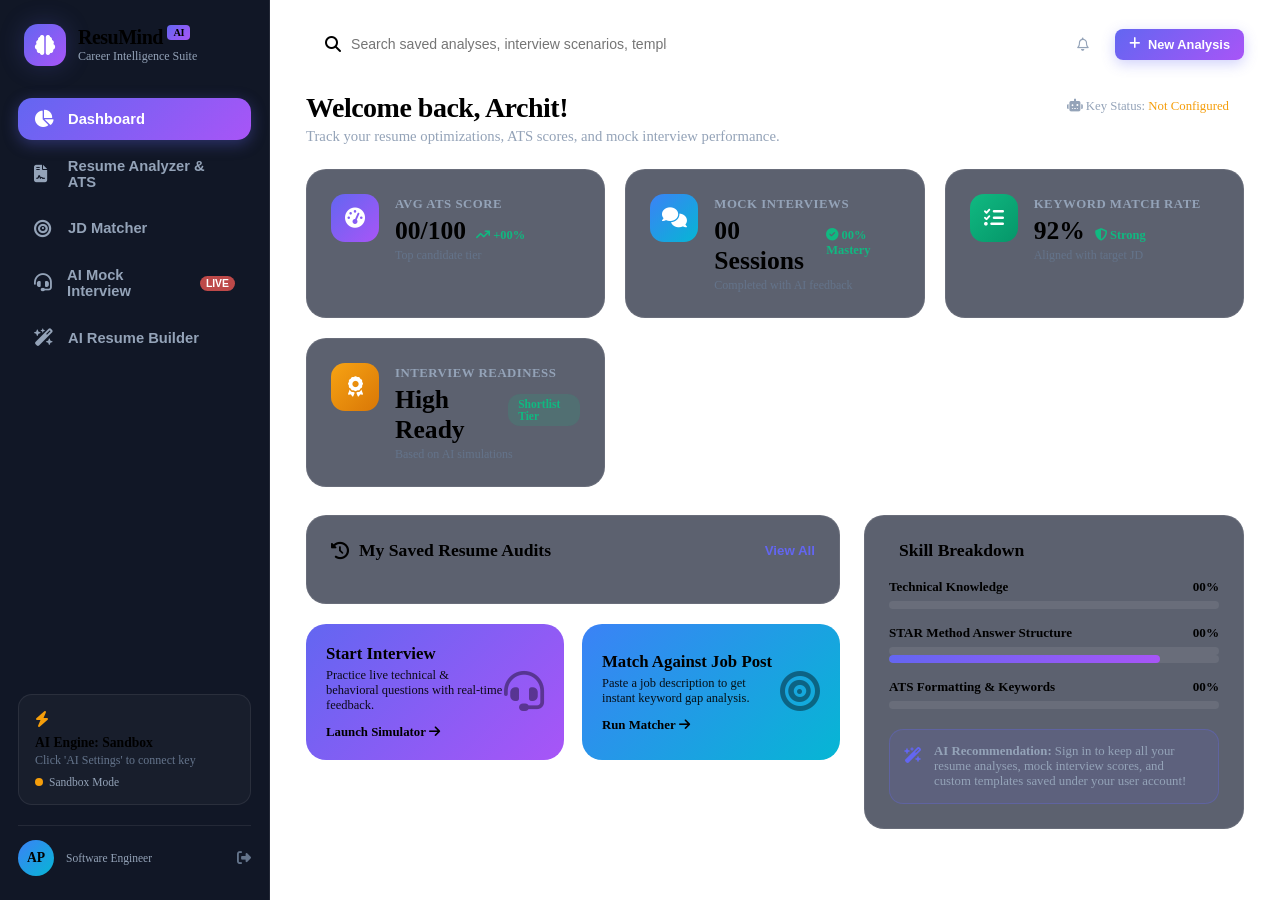
<file: index.html>
<!DOCTYPE html>
<html lang="en">

<head>
  <meta charset="UTF-8">
  <meta name="viewport" content="width=device-width, initial-scale=1.0">
  <title>ResuMind AI | Smart Resume Analyzer & Interview Portal</title>
  <link rel="preconnect" href="https://fonts.googleapis.com">
  <link rel="preconnect" href="https://fonts.gstatic.com" crossorigin>
  <link
    href="https://fonts.googleapis.com/css2?family=Plus+Jakarta+Sans:wght@300;400;500;600;700;800&family=Space+Grotesk:wght@500;700&display=swap"
    rel="stylesheet">
  <link rel="stylesheet" href="https://cdnjs.cloudflare.com/ajax/libs/font-awesome/6.4.0/css/all.min.css">
  <link rel="stylesheet" href="styles.css">
</head>

<body class="light-theme">
  <div class="app-container">
    <!-- Sidebar Navigation -->
    <aside class="sidebar">
      <div class="brand">
        <div class="logo-icon">
          <i class="fa-solid fa-brain"></i>
        </div>
        <div class="brand-text">
          <h2>ResuMind <span class="badge-ai">AI</span></h2>
          <p>Career Intelligence Suite</p>
        </div>
      </div>

      <nav class="nav-menu">
        <button class="nav-item active" data-tab="dashboard">
          <i class="fa-solid fa-chart-pie"></i>
          <span>Dashboard</span>
        </button>
        <button class="nav-item" data-tab="analyzer">
          <i class="fa-solid fa-file-contract"></i>
          <span>Resume Analyzer & ATS</span>
        </button>
        <button class="nav-item" data-tab="jd-match">
          <i class="fa-solid fa-bullseye"></i>
          <span>JD Matcher</span>
        </button>
        <button class="nav-item" data-tab="interview">
          <i class="fa-solid fa-headset"></i>
          <span>AI Mock Interview</span>
          <span class="live-tag">LIVE</span>
        </button>
        <button class="nav-item" data-tab="builder">
          <i class="fa-solid fa-wand-magic-sparkles"></i>
          <span>AI Resume Builder</span>
        </button>
      </nav>

      <div class="sidebar-card">
        <div class="sparkle-icon"><i class="fa-solid fa-bolt"></i></div>
        <h4 id="sidebarAiModelText">ResuMind AI Active</h4>
        <p id="sidebarAiProviderText">Backend AI Engine Connected</p>
        <div class="status-indicator">
          <span class="dot online" id="aiStatusDot"></span> <span id="aiStatusText">AI Online</span>
        </div>
      </div>

      <!-- User Profile Sidebar Footer -->
      <div class="user-profile-sm" id="sidebarUserProfile">
        <div class="avatar" id="sidebarAvatar">AP</div>
        <div class="user-info">
          <span class="name" id="sidebarUserName"></span>
          <span class="role" id="sidebarUserRole">Software Engineer</span>
        </div>
        <button class="btn-icon-xs ms-auto" title="Sign Out" onclick="logoutUser()"><i
            class="fa-solid fa-right-from-bracket"></i></button>
      </div>
    </aside>

    <!-- Main Content Area -->
    <main class="main-content">
      <!-- Top Header -->
      <header class="top-header">
        <div class="header-search">
          <i class="fa-solid fa-magnifying-glass"></i>
          <input type="text" placeholder="Search saved analyses, interview scenarios, templates...">
        </div>
        <div class="header-actions">
          <!-- Auth Header Pill -->
          <div id="authHeaderState"></div>

          <!-- Real AI is configured securely on the backend -->
          <button class="btn-icon" title="Notifications"><i class="fa-regular fa-bell"></i></button>
          <button class="btn btn-primary btn-sm" id="quickAnalyzeBtn" onclick="switchTab('analyzer')">
            <i class="fa-solid fa-plus"></i> New Analysis
          </button>
        </div>
      </header>

      <!-- TAB 1: DASHBOARD -->
      <section id="tab-dashboard" class="tab-page active">
        <div class="page-header">
          <div>
            <h1 class="page-title">Welcome back, <span id="welcomeUserNameText">Archit</span>!</h1>
            <p class="page-subtitle">Track your resume optimizations, ATS scores, and mock interview performance.</p>
          </div>
          <div class="date-badge" id="aiApiBannerBadge">
            <i class="fa-solid fa-robot"></i> Key Status: <span class="text-amber" id="keyStatusSpan">
              Configured</span>
          </div>
        </div>

        <div class="stats-grid">
          <div class="stat-card glass-card">
            <div class="stat-icon purple"><i class="fa-solid fa-gauge-high"></i></div>
            <div class="stat-details">
              <span class="stat-label">Avg ATS Score</span>
              <div class="stat-value-group">
                <h3 class="stat-number" id="dashAtsScore">00/100</h3>
                <span class="trend positive"><i class="fa-solid fa-arrow-trend-up"></i> +00%</span>
              </div>
              <p class="stat-sub">Top candidate tier</p>
            </div>
          </div>

          <div class="stat-card glass-card">
            <div class="stat-icon blue"><i class="fa-solid fa-comments"></i></div>
            <div class="stat-details">
              <span class="stat-label">Mock Interviews</span>
              <div class="stat-value-group">
                <h3 class="stat-number" id="dashInterviewCount">00 Sessions</h3>
                <span class="trend positive"><i class="fa-solid fa-circle-check"></i> 00% Mastery</span>
              </div>
              <p class="stat-sub">Completed with AI feedback</p>
            </div>
          </div>

          <div class="stat-card glass-card">
            <div class="stat-icon emerald"><i class="fa-solid fa-list-check"></i></div>
            <div class="stat-details">
              <span class="stat-label">Keyword Match Rate</span>
              <div class="stat-value-group">
                <h3 class="stat-number" id="dashMatchRate">92%</h3>
                <span class="trend positive"><i class="fa-solid fa-shield-halved"></i> Strong</span>
              </div>
              <p class="stat-sub">Aligned with target JD</p>
            </div>
          </div>

          <div class="stat-card glass-card">
            <div class="stat-icon amber"><i class="fa-solid fa-award"></i></div>
            <div class="stat-details">
              <span class="stat-label">Interview Readiness</span>
              <div class="stat-value-group">
                <h3 class="stat-number" id="dashReadinessLevel">High Ready</h3>
                <span class="badge badge-success">Shortlist Tier</span>
              </div>
              <p class="stat-sub">Based on AI simulations</p>
            </div>
          </div>
        </div>

        <div class="dashboard-grid">
          <!-- Recent Analyses -->
          <div class="dashboard-col left-col">
            <div class="card glass-card">
              <div class="card-header">
                <h3><i class="fa-solid fa-clock-rotate-left"></i> My Saved Resume Audits</h3>
                <button class="btn-text" onclick="switchTab('analyzer')">View All</button>
              </div>
              <div class="audit-list" id="dashboardAuditList"></div>
            </div>

            <!-- Quick Action Banners -->
            <div class="action-banner-grid">
              <div class="banner-card gradient-purple" onclick="switchTab('interview')">
                <div class="banner-text">
                  <h3>Start Interview</h3>
                  <p>Practice live technical & behavioral questions with real-time feedback.</p>
                  <span class="btn-link">Launch Simulator <i class="fa-solid fa-arrow-right"></i></span>
                </div>
                <div class="banner-illustration"><i class="fa-solid fa-headset"></i></div>
              </div>

              <div class="banner-card gradient-blue" onclick="switchTab('jd-match')">
                <div class="banner-text">
                  <h3>Match Against Job Post</h3>
                  <p>Paste a job description to get instant keyword gap analysis.</p>
                  <span class="btn-link">Run Matcher <i class="fa-solid fa-arrow-right"></i></span>
                </div>
                <div class="banner-illustration"><i class="fa-solid fa-bullseye"></i></div>
              </div>
            </div>
          </div>

          <!-- Interview Readiness Radar & Insights -->
          <div class="dashboard-col right-col">
            <div class="card glass-card">
              <div class="card-header">
                <h3><i class="fa-solid fa-chart-radar"></i> Skill Breakdown</h3>
              </div>
              <div class="skill-bars">
                <div class="skill-bar-item">
                  <div class="skill-info">
                    <span>Technical Knowledge</span>
                    <span>00%</span>
                  </div>
                  <div class="progress-bg">
                    <div class="progress-fill" style="width: 00%;"></div>
                  </div>
                </div>
                <div class="skill-bar-item">
                  <div class="skill-info">
                    <span>STAR Method Answer Structure</span>
                    <span>00%</span>
                  </div>
                  <div class="progress-bg">
                    <div class="progress-fill" style="width: 00%;"></div>
                  </div>
                  <div class="progress-bg">
                    <div class="progress-fill" style="width: 82%;"></div>
                  </div>
                </div>
                <div class="skill-bar-item">
                  <div class="skill-info">
                    <span>ATS Formatting & Keywords</span>
                    <span>00%</span>
                  </div>
                  <div class="progress-bg">
                    <div class="progress-fill" style="width: 00%;"></div>
                  </div>
                </div>
              </div>
              <div class="ai-tip-box mt-4">
                <i class="fa-solid fa-wand-magic-sparkles"></i>
                <p><strong>AI Recommendation:</strong> Sign in to keep all your resume analyses, mock interview scores,
                  and custom templates saved under your user account!</p>
              </div>
            </div>
          </div>
        </div>
      </section>

      <!-- TAB 2: RESUME ANALYZER & ATS -->
      <section id="tab-analyzer" class="tab-page">
        <div class="page-header">
          <div>
            <h1 class="page-title">Smart Resume Audit & ATS Breakdown</h1>
            <p class="page-subtitle">Upload your resume or paste resume text to get real AI scoring, formatting checks,
              and action verb enhancements.</p>
          </div>
        </div>

        <div class="analyzer-grid">
          <div class="card glass-card upload-section">
            <h3><i class="fa-solid fa-cloud-arrow-up"></i> Upload or Paste Resume</h3>

            <div class="drop-zone" id="dropZone">
              <div class="drop-zone-icon"><i class="fa-solid fa-file-arrow-up"></i></div>
              <h4>Drag & drop your resume file (.txt, .pdf)</h4>
              <p>Supports Text, PDF, or Word</p>
              <div class="or-divider"><span>OR</span></div>
              <input type="file" id="resumeFileInput" hidden accept=".pdf,.docx,.txt">
              <button class="btn btn-secondary" onclick="document.getElementById('resumeFileInput').click()">Browse
                Files</button>
            </div>

            <div class="form-group mt-3 text-start">
              <label>Or Paste Raw Resume Text directly:</label>
              <textarea id="rawResumeTextArea" class="form-textarea" rows="5"
                placeholder="Paste your full resume text here for real-time AI parsing..."></textarea>
            </div>

            <button class="btn btn-primary w-100 mt-3" id="analyzeResumeBtn">
              <i class="fa-solid fa-wand-magic-sparkles"></i> Analyze Resume with AI
            </button>

            <div class="sample-load-box">
              <span>Or load sample candidate profile:</span>
              <div class="sample-btns">
                <button class="btn-chip" onclick="loadSampleResume('software_eng')">Fullstack Developer</button>
                <button class="btn-chip" onclick="loadSampleResume('data_sci')">Data Scientist</button>
              </div>
            </div>
          </div>

          <div class="card glass-card audit-results-section" id="analysisResults">
            <div class="card-header">
              <h3><i class="fa-solid fa-square-poll-vertical"></i> AI Audit Report</h3>
              <span class="badge badge-purple" id="resumeRoleTag">Target: Senior Software Engineer</span>
            </div>

            <div class="score-banner">
              <div class="overall-score-circle">
                <svg viewBox="0 0 100 100">
                  <circle cx="50" cy="50" r="42" class="bg-circle"></circle>
                  <circle cx="50" cy="50" r="42" class="score-progress" id="scoreCircleProgress"
                    style="stroke-dashoffset: 40;"></circle>
                </svg>
                <div class="score-text">
                  <span id="scoreValue">88</span>
                  <small>/100</small>
                </div>
              </div>
              <div class="score-summary">
                <h4 id="scoreHeadline">Excellent ATS Compatibility!</h4>
                <p id="scoreSubhead">Your resume parses well with standard applicant tracking systems (Greenhouse,
                  Lever, Workday).</p>
                <div class="score-tags" id="scoreTagsBox">
                  <span class="tag tag-pass"><i class="fa-solid fa-check"></i> Clean Layout</span>
                  <span class="tag tag-pass"><i class="fa-solid fa-check"></i> Standard Fonts</span>
                  <span class="tag tag-warn"><i class="fa-solid fa-triangle-exclamation"></i> 2 Weak Action Verbs</span>
                </div>
              </div>
            </div>

            <div class="report-tabs">
              <button class="report-tab-btn active" data-report="ats">ATS Checks</button>
              <button class="report-tab-btn" data-report="keywords">Keywords Found</button>
              <button class="report-tab-btn" data-report="bullets"> Point Enhancer</button>
            </div>

            <div class="report-content-box">
              <div id="subtab-ats" class="subtab-content active">
                <div class="check-list" id="atsCheckList">
                  <div class="check-item status-pass">
                    <i class="fa-solid fa-circle-check"></i>
                    <div class="check-details">
                      <strong>Contact Info & Links</strong>
                      <p>Email, Phone, LinkedIn, and GitHub links cleanly parsed.</p>
                    </div>
                  </div>
                  <div class="check-item status-pass">
                    <i class="fa-solid fa-circle-check"></i>
                    <div class="check-details">
                      <strong>Section Headings</strong>
                      <p>Standard sections detected: Experience, Education, Projects, Skills.</p>
                    </div>
                  </div>
                </div>
              </div>

              <div id="subtab-keywords" class="subtab-content">
                <div class="keyword-cloud-section">
                  <h4>Extracted Core Skills</h4>
                  <div class="pill-group" id="detectedSkills">
                    <span class="pill pill-green">JavaScript (ES6+)</span>
                    <span class="pill pill-green">React.js</span>
                    <span class="pill pill-green">Node.js</span>
                    <span class="pill pill-green">TypeScript</span>
                    <span class="pill pill-green">REST APIs</span>
                    <span class="pill pill-green">PostgreSQL</span>
                  </div>

                  <h4 class="mt-4">Missing High-Impact Industry Keywords</h4>
                  <div class="pill-group" id="missingSkills">
                    <span class="pill pill-red">+ CI/CD Pipelines</span>
                    <span class="pill pill-red">+ GraphQL</span>
                    <span class="pill pill-red">+ Microservices</span>
                  </div>
                </div>
              </div>

              <div id="subtab-bullets" class="subtab-content">
                <div id="bulletEnhanceContainer">
                  <div class="bullet-rewrite-card">
                    <div class="original-bullet">
                      <span class="label">Original Bullet Point:</span>
                      <p>"Worked on backend APIs using Node.js and improved application speed."</p>
                    </div>
                    <div class="ai-suggestion-box">
                      <span class="label-ai"><i class="fa-solid fa-wand-magic-sparkles"></i> AI Re-engineered (STAR
                        Method):</span>
                      <p class="highlight-text">"Architected and optimized scalable RESTful microservices using Node.js
                        & Express, reducing API response times by 38% for over 100k daily active users."</p>
                      <button class="btn btn-secondary btn-xs" onclick="copyText(this)">Copy Rewritten Bullet</button>
                    </div>
                  </div>
                </div>
              </div>
            </div>

          </div>
        </div>
      </section>

      <!-- TAB 3: JD MATCHER -->
      <section id="tab-jd-match" class="tab-page">
        <div class="page-header">
          <div>
            <h1 class="page-title">Job Description vs Resume Matcher</h1>
            <p class="page-subtitle">Compare your resume against a specific target job posting to uncover exact keyword
              gaps with AI.</p>
          </div>
        </div>

        <div class="jd-grid">
          <div class="card glass-card">
            <h3><i class="fa-solid fa-file-user"></i> 1. Enter Resume Text</h3>
            <textarea id="jdResumeTextArea" class="form-textarea" rows="5"
              placeholder="Paste your resume text here (or leave blank to use analyzed resume)..."></textarea>

            <h3 class="mt-4"><i class="fa-solid fa-align-left"></i> 2. Paste Job Description (JD)</h3>
            <textarea id="jdTextArea" class="form-textarea" rows="6"
              placeholder="Paste the target job requirements, responsibilities, and required qualifications here..."></textarea>

            <button class="btn btn-primary w-100 mt-3" id="runJdMatchBtn">
              <i class="fa-solid fa-bolt"></i> Run AI Matcher & Skill Gap Analysis
            </button>
          </div>

          <div class="card glass-card" id="jdMatchOutput">
            <h3><i class="fa-solid fa-bullseye"></i> Job Match Analysis</h3>

            <div class="match-score-header">
              <div class="match-badge">
                <span class="match-percent" id="matchPercentVal">78%</span>
                <span class="match-label">Match Score</span>
              </div>
              <div class="match-summary-text">
                <h4 id="matchTitle">Moderate-High Alignment</h4>
                <p id="matchDesc">You meet 8 out of 11 core requirements for this position. Adding specific missing tech
                  terms will put your profile in the shortlisted tier.</p>
              </div>
            </div>

            <div class="gap-matrix mt-4">
              <h4>Skill Alignment Matrix</h4>
              <table class="matrix-table">
                <thead>
                  <tr>
                    <th>Required Skill in JD</th>
                    <th>Status in Resume</th>
                    <th>Recommendation</th>
                  </tr>
                </thead>
                <tbody id="matrixBody">
                  <tr>
                    <td><strong>Node.js & Express</strong></td>
                    <td><span class="tag tag-pass">Found</span></td>
                    <td>Keep in top skills section</td>
                  </tr>
                  <tr>
                    <td><strong>React.js & State Mgmt</strong></td>
                    <td><span class="tag tag-pass">Found</span></td>
                    <td>Highlight Redux / Context API</td>
                  </tr>
                  <tr>
                    <td><strong>Kubernetes / Helm</strong></td>
                    <td><span class="tag tag-fail">Missing</span></td>
                    <td>Add under DevOps / Deployment tools</td>
                  </tr>
                </tbody>
              </table>
            </div>

            <div class="ai-tip-box mt-4">
              <i class="fa-solid fa-lightbulb"></i>
              <p id="jdMatchProTip"><strong>Pro-Tip:</strong> Tailor your resume summary by weaving key missing job
                posting terms into your latest project experience.</p>
            </div>
          </div>
        </div>
      </section>

      <!-- TAB 4: AI MOCK INTERVIEW SIMULATOR -->
      <section id="tab-interview" class="tab-page">
        <div class="page-header">
          <div>
            <h1 class="page-title">AI Mock round Interview Simularatory</h1>
            <p class="page-subtitle">Practice interactive tech & behavioral interview rounds with real-time AI
              evaluation & STAR feedback.</p>
          </div>
          <div class="badge badge-purple"><i class="fa-solid fa-brain"></i> Real AI Interview Coach</div>
        </div>

        <div class="interview-container">
          <div class="card glass-card interview-setup" id="interviewSetupCard">
            <h3><i class="fa-solid fa-sliders"></i> Configure Interview Session</h3>
            <div class="form-row mt-3">
              <div class="form-group">
                <label>Job Role Focus</label>
                <select id="interviewRoleSelect" class="form-select">
                  <option value="Full Stack Developer">Full Stack Software Engineer</option>
                  <option value="Backend Developer">Backend (Node.js/Python) Engineer</option>
                  <option value="Frontend Developer">Frontend (React/Next.js) Specialist</option>
                  <option value="Data Scientist / AI Engineer">Data Scientist / AI Engineer</option>
                  <option value="DevOps / Cloud Engineer">DevOps & Cloud Engineer</option>
                </select>
              </div>
              <div class="form-group">
                <label>Round Type</label>
                <select id="interviewRoundSelect" class="form-select">
                  <option value="Technical Core & System Architecture">Technical Core & System Architecture</option>
                  <option value="Behavioral (STAR Method)">Behavioral & Leadership (STAR Method)</option>
                  <option value="HR & Culture Fit">HR & Career Goals</option>
                </select>
              </div>
              <div class="form-group">
                <label>Difficulty Level</label>
                <select id="interviewDiffSelect" class="form-select">
                  <option value="High-Level">High-Level (5+ yrs exp)</option>
                  <option value="Mid-Level">Mid-Level (3+ yrs exp)</option>
                  <option value="Senior Lead">Senior / Lead Architect</option>
                  <option value="Entry Level">Entry / Junior Engineer</option>
                </select>
              </div>
            </div>
            <button class="btn btn-primary btn-lg mt-4" id="startInterviewBtn">
              <i class="fa-solid fa-play"></i> Launch AI Interview Session
            </button>
          </div>

          <div class="interview-stage hidden" id="interviewStage">
            <div class="interviewer-card glass-card">
              <div class="interviewer-header">
                <div class="ai-avatar">
                  <i class="fa-solid fa-robot"></i>
                  <span class="pulse-ring"></span>
                </div>
                <div>
                  <h4>AI Interviewer (Alex)</h4>
                  <span class="role-badge" id="activeRoleBadge">Full Stack Engineer Round</span>
                </div>
                <div class="session-timer ms-auto">
                  <i class="fa-solid fa-clock"></i> <span id="sessionTime">Live Streamming</span>
                </div>
              </div>

              <div class="question-box">
                <div class="d-flex justify-content-between align-items-center">
                  <span class="q-label" id="qNumberLabel">Question 1 of 3</span>
                  <button class="btn btn-secondary btn-xs" id="genNewAiQuestionBtn" title="Generate New AI Question"><i
                      class="fa-solid fa-arrows-rotate"></i> Generate New Question</button>
                </div>
                <h3 id="currentQuestionText">"Can you walk me through a complex architectural challenge you faced when
                  building a Node.js microservice backend, and how you handled high concurrency?"</h3>
                <div class="q-hints mt-2">
                  <span class="hint-tag" id="qHintTag"><i class="fa-solid fa-tag"></i> Key Focus: Bottlenecks, Caching,
                    Event Loop</span>
                </div>
              </div>

              <div class="answer-section mt-4">
                <div class="answer-header">
                  <label><i class="fa-solid fa-microphone"></i> Your Response (Speak or Type)</label>
                  <div class="input-mode-toggle">
                    <button class="mode-btn active" id="btnModeText"><i class="fa-solid fa-keyboard"></i> Text</button>
                    <button class="mode-btn" id="btnModeVoice"><i class="fa-solid fa-microphone"></i> Voice Mic</button>
                  </div>
                </div>

                <textarea id="candidateAnswerText" class="form-textarea" rows="5"
                  placeholder="Type your answer using the STAR method (Situation, Task, Action, Result)... Or click 'Voice Mic' to speak."></textarea>

                <div class="answer-controls mt-3">
                  <button class="btn btn-secondary" onclick="loadSampleAnswer()">
                    <i class="fa-solid fa-magic"></i> Insert Example Answer
                  </button>
                  <button class="btn btn-primary ms-auto" id="submitAnswerBtn">
                    Submit Answer for AI Evaluation <i class="fa-solid fa-paper-plane"></i>
                  </button>
                </div>
              </div>
            </div>

            <div class="card glass-card evaluation-panel hidden" id="evaluationPanel">
              <div class="card-header">
                <h3><i class="fa-solid fa-award"></i> Live AI STAR Feedback</h3>
                <span class="badge badge-success" id="evalScoreBadge">Score: 8.5/10</span>
              </div>

              <div class="eval-grid mt-3">
                <div class="eval-box">
                  <h4><i class="fa-solid fa-thumbs-up text-green"></i> Key Strengths</h4>
                  <ul class="eval-list" id="evalStrengths">
                    <li>Clearly articulated the architectural challenge.</li>
                  </ul>
                </div>

                <div class="eval-box">
                  <h4><i class="fa-solid fa-triangle-exclamation text-amber"></i> Missed Key Concepts</h4>
                  <ul class="eval-list" id="evalMissed">
                    <li>Add specific quantitative metrics.</li>
                  </ul>
                </div>
              </div>

              <div class="improved-answer-box mt-3">
                <h4><i class="fa-solid fa-wand-magic-sparkles text-purple"></i> Model Answer Strategy</h4>
                <p id="improvedAnswerText">"In my previous project..."</p>
              </div>

              <div class="mt-4 text-end">
                <button class="btn btn-primary" id="nextQuestionBtn">Next Question <i
                    class="fa-solid fa-chevron-right"></i></button>
              </div>
            </div>
          </div>
        </div>
      </section>

      <!-- TAB 5: AI RESUME BUILDER -->
      <section id="tab-builder" class="tab-page">
        <div class="page-header">
          <div>
            <h1 class="page-title">AI Smart Resume Builder</h1>
            <p class="page-subtitle">Generate tailored, ATS-ready resume layouts powered by real AI bullet point
              rewriting.</p>
          </div>
          <button class="btn btn-primary" onclick="window.print()">
            <i class="fa-solid fa-download"></i> Print / Save PDF
          </button>
        </div>

        <div class="builder-layout">
          <div class="card glass-card builder-form">
            <h3><i class="fa-solid fa-pen-to-square"></i> Resume Content Generator</h3>

            <div class="form-group mt-3">
              <label>Target Job Title</label>
              <input type="text" class="form-control" value="Senior Full Stack Software Engineer" id="bRoleInput">
            </div>

            <div class="form-group mt-3">
              <label>Professional Summary</label>
              <div class="input-with-ai">
                <textarea class="form-textarea" rows="3"
                  id="bSummaryInput">Results-driven Full Stack Engineer with 4+ years of experience engineering high-throughput web applications, Node.js microservices, and React frontends.</textarea>
                <button class="btn-ai-sparkle" title="AI Enhance Summary" id="btnAiEnhanceSummary"
                  onclick="enhanceSummaryWithAI()"><i class="fa-solid fa-wand-magic-sparkles"></i> Real AI
                  Enhance</button>
              </div>
            </div>

            <div class="form-group mt-3">
              <label>Top Skills (Comma Separated)</label>
              <input type="text" class="form-control"
                value="JavaScript, TypeScript, React.js, Node.js, Express, PostgreSQL, Docker, AWS, Git"
                id="bSkillsInput">
            </div>
          </div>

          <div class="resume-preview-sheet">
            <div class="resume-document" id="resumePreviewDoc">
              <div class="res-header">
                <h1 id="pvName">USER</h1>
                <p class="res-title" id="pvTitle">SENIOR FULL STACK SOFTWARE ENGINEER</p>
                <div class="res-contact">
                  <span><i class="fa-solid fa-envelope"></i> USER@example.com</span> |
                  <span><i class="fa-solid fa-phone"></i> +91 98765 43210</span> |
                  <span><i class="fa-brands fa-linkedin"></i> linkedin.com/in/archit</span> |
                  <span><i class="fa-solid fa-location-dot"></i> India</span>
                </div>
              </div>

              <div class="res-section">
                <h2>PROFESSIONAL SUMMARY</h2>
                <div class="res-divider"></div>
                <p id="pvSummary">Results-driven Full Stack Engineer with 4+ years of experience engineering
                  high-throughput web applications, Node.js microservices, and React frontends. Specialized in API
                  optimization, clean architecture, and CI/CD pipelines.</p>
              </div>

              <div class="res-section mt-3">
                <h2>TECHNICAL SKILLS</h2>
                <div class="res-divider"></div>
                <p id="pvSkills"><strong>Languages & Frameworks:</strong> JavaScript (ES6+), TypeScript, React.js,
                  Node.js, Express, Next.js, HTML5/CSS3<br>
                  <strong>Databases & Cloud:</strong> PostgreSQL, MongoDB, Redis, Docker, AWS (S3, EC2), Git
                </p>
              </div>

              <div class="res-section mt-3">
                <h2>WORK EXPERIENCE</h2>
                <div class="res-divider"></div>
                <div class="exp-item">
                  <div class="exp-header">
                    <strong>Senior Full Stack Developer — TechNova Solutions</strong>
                    <span>2024 – Present</span>
                  </div>
                  <ul>
                    <li>Architected scalable RESTful microservices using Node.js & Express, reducing API response times
                      by 38% for over 100k daily users.</li>
                    <li>Engineered 25+ reusable modular UI components using React.js and TypeScript, accelerating
                      frontend dev velocity by 30%.</li>
                    <li>Streamlined deployment pipelines using Docker and GitHub Actions, cutting staging setup time by
                      45%.</li>
                  </ul>
                </div>
              </div>

              <div class="res-section mt-3">
                <h2>EDUCATION</h2>
                <div class="res-divider"></div>
                <div class="exp-header">
                  <strong>B.Tech in Computer Science & Engineering</strong>
                  <span>2020 – 2024</span>
                </div>
              </div>
            </div>
          </div>
        </div>
      </section>
    </main>
  </div>

  <!-- AUTH MODAL (LOGIN & SIGN UP) -->
  <div class="modal-overlay hidden" id="authModal">
    <div class="modal-card glass-card auth-modal-card">
      <div class="modal-header">
        <div class="auth-tabs">
          <button class="auth-tab-btn active" id="tabBtnLogin" onclick="switchAuthTab('login')">
            <i class="fa-solid fa-right-to-bracket"></i> Sign In
          </button>
          <button class="auth-tab-btn" id="tabBtnRegister" onclick="switchAuthTab('Register')">
            <i class="fa-solid fa-user-plus"></i> Create Account
          </button>
        </div>
        <button class="modal-close" onclick="toggleAuthModal(false)"><i class="fa-solid fa-xmark"></i></button>
      </div>

      <div class="modal-body mt-3">
        <!-- SIGN IN FORM -->
        <form id="loginForm" onsubmit="handleLoginSubmit(event)">
          <p class="text-muted" style="font-size: 0.85rem; margin-bottom: 14px;">Sign in to access your saved resume
            audits, interview history, and target JD reports.</p>

          <div class="form-group">
            <label>Email Address</label>
            <input type="email" id="loginEmail" class="form-control" placeholder="USER_EMAIL" required>
          </div>

          <div class="form-group mt-3">
            <label>Password</label>
            <input type="password" id="loginPassword" class="form-control" placeholder="••••••••" required>
          </div>

          <div class="d-flex justify-content-between align-items-center mt-3" style="font-size: 0.8rem;">
            <label class="d-flex align-items-center gap-2">
              <input type="checkbox" checked> Remember me
            </label>
            <a href="#" class="text-purple" onclick="alert('Password reset link sent to email.')">Forgot Password?</a>
          </div>

          <button type="submit" class="btn btn-primary w-100 mt-4">
            <i class="fa-solid fa-right-to-bracket"></i> Sign In to Account
          </button>

          <div class="demo-auth-box mt-3">
            <span class="text-dim" style="font-size: 0.75rem; display: block; margin-bottom: 6px;">⚡ Quick Demo
              One-Click Sign In:</span>
            <div class="sample-btns">
              <button type="button" class="btn-chip"
                onclick="quickLogin('archit@example.com', 'Archit Prajapati', 'Software Engineer')">Archit Prajapati
                (Dev)</button>
              <button type="button" class="btn-chip"
                onclick="quickLogin('sarah@example.com', 'Sarah Jenkins', 'Data Scientist')">Sarah Jenkins
                (Data)</button>
            </div>
          </div>
        </form>

        <!-- CREATE ACCOUNT FORM -->
        <form id="registerForm" class="hidden" onsubmit="handleRegisterSubmit(event)">
          <p class="text-muted" style="font-size: 0.85rem; margin-bottom: 14px;">Create your ResuMind AI account to
            store your resume versions and track interview mastery.</p>

          <div class="form-group">
            <label>Full Name</label>
            <input type="text" id="regName" class="form-control" placeholder="USER_NAME" required>
          </div>

          <div class="form-group mt-3">
            <label>Email Address</label>
            <input type="email" id="regEmail" class="form-control" placeholder="USER_EMAIL" required>
          </div>

          <div class="form-group mt-3">
            <label>Target Job Role</label>
            <select id="regRole" class="form-select">
              <option value="Senior Full Stack Software Engineer">Senior Full Stack Engineer</option>
              <option value="Backend Developer (Node.js/Python)">Backend Developer</option>
              <option value="Frontend Engineer (React/Next)">Frontend Engineer</option>
              <option value="Data Scientist / AI Engineer">Data Scientist / AI Specialist</option>
              <option value="DevOps & Cloud Engineer">DevOps & Cloud Engineer</option>
            </select>
          </div>

          <div class="form-group mt-3">
            <label>Password</label>
            <input type="password" id="regPassword" class="form-control" placeholder="Create a strong password"
              required>
          </div>

          <button type="submit" class="btn btn-primary w-100 mt-4">
            <i class="fa-solid fa-user-plus"></i> Create Free Account
          </button>
        </form>
      </div>
    </div>
  </div>

  <!-- REAL AI API SETTINGS MODAL -->
  <div class="modal-overlay hidden" id="apiKeyModal">
    <div class="modal-card glass-card">
      <div class="modal-header">
        <h3><i class="fa-solid fa-sliders text-purple"></i> Configure Real AI API Key</h3>
        <button class="modal-close" onclick="toggleApiKeyModal(false)"><i class="fa-solid fa-xmark"></i></button>
      </div>
      <div class="modal-body mt-3">
        <p class="text-muted" style="font-size: 0.85rem;">Connect your personal AI API Key (Google Gemini, OpenAI, or
          Groq) to enable 100% real live resume parsing, real AI mock interview evaluation, and instant bullet point
          re-writing.</p>

        <div class="form-group mt-3">
          <label>Select AI Provider</label>
          <select id="aiProviderSelect" class="form-select">
            <option value="gemini">Google Gemini (Recommended - Free Tier Available)</option>
            <option value="openai">OpenAI (GPT-4o-mini / GPT-3.5-Turbo)</option>
            <option value="groq">Groq AI (Llama 3 70B - High Speed)</option>
          </select>
        </div>

        <div class="form-group mt-3">
          <label>Select AI Model</label>
          <select id="aiModelSelect" class="form-select">
            <option value="gemini-2.0-flash">gemini-2.0-flash (Fast & Accurate)</option>
            <option value="gemini-1.5-flash">gemini-1.5-flash</option>
            <option value="gpt-4o-mini">gpt-4o-mini</option>
            <option value="llama-3.3-70b-versatile">llama-3.3-70b-versatile (Groq)</option>
          </select>
        </div>

        <div class="form-group mt-3">
          <label>Your API Key</label>
          <div class="input-password-wrapper">
            <input type="password" id="userApiKeyInput" class="form-control" placeholder="AIzaSy... or sk-...">
            <button class="btn-toggle-vis" onclick="toggleApiKeyVisibility()"><i class="fa-solid fa-eye"
                id="eyeIcon"></i></button>
          </div>
          <small class="text-dim" style="display:block; margin-top:4px;">🔑 Your key is stored securely in your local
            browser storage (`localStorage`) and never sent to any external 3rd-party server.</small>
        </div>

        <div class="modal-actions mt-4">
          <button class="btn btn-secondary" onclick="clearApiKey()">Remove Key (Return to Demo Mode)</button>
          <button class="btn btn-primary ms-auto" onclick="saveApiKey()">Save Key & Enable Real AI</button>
        </div>
      </div>
    </div>
  </div>

  <script src="app.js"></script>
</body>

</html>
</file>
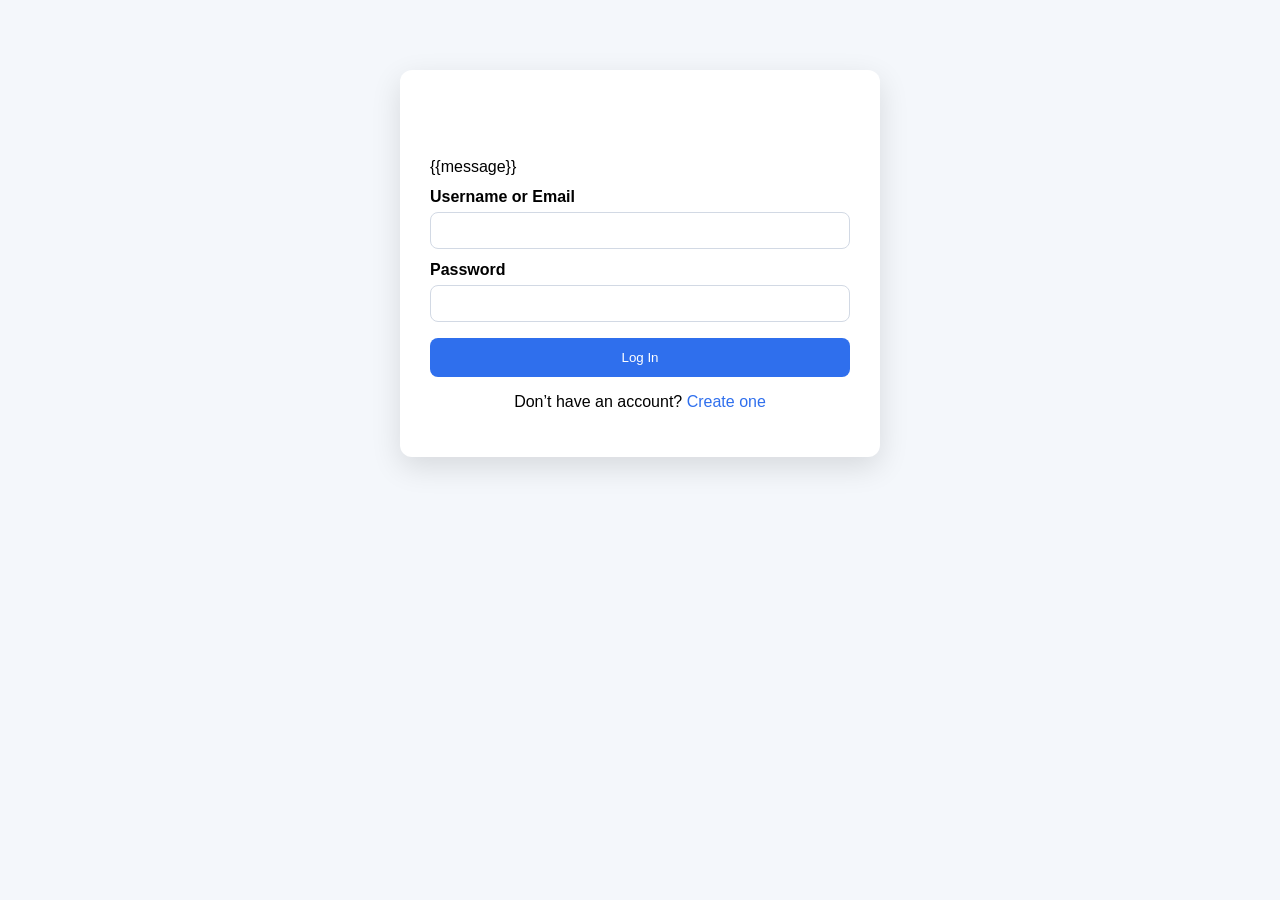
<file: templates/login.html>
<!DOCTYPE html>
<html lang="en">

<head>
  <meta charset="UTF-8" />
  <meta name="viewport" content="width=device-width, initial-scale=1.0" />
  <title>Login</title>
  <style>
    body {
      font-family: Arial, sans-serif;
      background: #f4f7fb;
      margin: 0;
      padding: 0;
    }

    .card {
      max-width: 420px;
      margin: 70px auto;
      background: white;
      padding: 30px;
      border-radius: 12px;
      box-shadow: 0 10px 30px rgba(0, 0, 0, 0.12);
    }

    h1 {
      margin-top: 0;
      color: #ffffff;
    }

    label {
      display: block;
      margin: 12px 0 6px;
      font-weight: bold;
    }

    input {
      width: 100%;
      padding: 10px;
      border: 1px solid #d2d9e4;
      border-radius: 8px;
      box-sizing: border-box;
    }

    button {
      margin-top: 16px;
      width: 100%;
      padding: 12px;
      background: #2f6fed;
      color: white;
      border: 0;
      border-radius: 8px;
      cursor: pointer;
    }

    .message {
      margin: 12px 0;
      padding: 10px;
      border-radius: 8px;
    }

    .success {
      background: #e8f8ed;
      color: #1f7d45;
    }

    .error {
      background: #fdeaea;
      color: #b42318;
    }

    .switch {
      margin-top: 16px;
      text-align: center;
    }

    a {
      color: #2f6fed;
      text-decoration: none;
    }
  </style>
</head>

<body>
  <div class="card">
    <h1>Login</h1>
    {{message}}
    <form method="Post" action="/login">
      <label for="username_or_email">Username or Email</label>
      <input id="username_or_email" name="username_or_email" required />

      <label for="password">Password</label>
      <input id="password" name="password" type="password" required />

      <button type="submit">Log In</button>
    </form>
    <div class="switch">
      <p>Don’t have an account? <a href="/signup">Create one</a></p>
    </div>
  </div>
</body>

</html>
</file>
<file: styles.css>
/* ==========================================================================
   ResuMind AI - Smart Resume Analyzer & Interview Prep Portal Design System
   ========================================================================== */

:root {
  --bg-dark: #0b0f19;
  --bg-sidebar: #111726;
  --bg-card: rgba(23, 31, 50, 0.7);
  --bg-card-hover: rgba(30, 41, 66, 0.8);
  --border-color: rgba(255, 255, 255, 0.08);
  --border-light: rgba(255, 255, 255, 0.15);

  --primary-accent: #6366f1;
  --primary-gradient: linear-gradient(135deg, #6366f1 0%, #a855f7 100%);
  --secondary-gradient: linear-gradient(135deg, #3b82f6 0%, #06b6d4 100%);
  --emerald-gradient: linear-gradient(135deg, #10b981 0%, #059669 100%);
  --amber-gradient: linear-gradient(135deg, #f7a313 0%, #d97706 100%);

  --text-main: #fcf8fc;
  --text-muted: #94a3b8;
  --text-dim: #64748b;

  --status-success: #10b981;
  --status-warning: #f59e0b;
  --status-danger: #ef4444;

  --font-heading: 'Plus Jakarta Sans', sans-serif;
  --font-body: 'Plus Jakarta Sans', sans-serif;
  --font-code: 'Space Grotesk', monospace;

  --radius-sm: 8px;
  --radius-md: 14px;
  --radius-lg: 20px;
  --shadow-glow: 0 0 25px rgba(97, 99, 219, 0.25);
}

* {
  box-sizing: border-box;
  margin: 0;
  padding: 0;
}

body.dark-theme {
  background-color: var(--bg-dark);
  color: var(--text-main);
  font-family: var(--font-body);
  line-height: 2.5;
  overflow-x: hidden;
}

/* App Layout Grid */
.app-container {
  display: flex;
  min-height: 100vh;
}

/* Sidebar Styles */
.sidebar {
  width: 270px;
  background-color: var(--bg-sidebar);
  border-right: 1px solid var(--border-color);
  display: flex;
  flex-direction: column;
  padding: 24px 18px;
  position: fixed;
  height: 100vh;
  z-index: 100;
}

.brand {
  display: flex;
  align-items: center;
  gap: 12px;
  margin-bottom: 32px;
  padding-left: 6px;
}

.logo-icon {
  width: 42px;
  height: 42px;
  background: var(--primary-gradient);
  border-radius: var(--radius-md);
  display: flex;
  align-items: center;
  justify-content: center;
  font-size: 20px;
  color: #fff;
  box-shadow: var(--shadow-glow);
}

.brand-text h2 {
  font-size: 1.25rem;
  font-weight: 800;
  letter-spacing: -0.5px;
}

.badge-ai {
  background: var(--primary-gradient);
  font-size: 0.65rem;
  padding: 2px 6px;
  border-radius: 4px;
  vertical-align: super;
}

.brand-text p {
  font-size: 0.75rem;
  color: var(--text-muted);
}

/* Navigation Menu */
.nav-menu {
  display: flex;
  flex-direction: column;
  gap: 6px;
  flex: 1;
}

.nav-item {
  display: flex;
  align-items: center;
  gap: 14px;
  padding: 12px 16px;
  background: transparent;
  border: none;
  color: var(--text-muted);
  border-radius: var(--radius-md);
  font-size: 0.92rem;
  font-weight: 600;
  cursor: pointer;
  transition: all 0.25s ease;
  text-align: left;
  position: relative;
}

.nav-item i {
  font-size: 1.1rem;
  width: 20px;
}

.nav-item:hover {
  background: rgba(255, 255, 255, 0.05);
  color: var(--text-main);
}

.nav-item.active {
  background: var(--primary-gradient);
  color: #ffffff;
  box-shadow: 0 4px 15px rgba(99, 102, 241, 0.35);
}

.live-tag {
  margin-left: auto;
  font-size: 0.65rem;
  background: #bd4949;
  color: white;
  padding: 2px 6px;
  border-radius: 10px;
  font-weight: 700;
}

.sidebar-card {
  background: rgba(255, 255, 255, 0.03);
  border: 1px solid var(--border-color);
  padding: 16px;
  border-radius: var(--radius-md);
  margin-bottom: 20px;
}

.sparkle-icon {
  color: var(--status-warning);
  margin-bottom: 6px;
}

.sidebar-card h4 {
  font-size: 0.85rem;
  font-weight: 700;
}

.sidebar-card p {
  font-size: 0.75rem;
  color: var(--text-dim);
  margin-top: 2px;
}

.status-indicator {
  font-size: 0.72rem;
  color: var(--text-muted);
  margin-top: 8px;
  display: flex;
  align-items: center;
  gap: 6px;
}

.dot {
  width: 8px;
  height: 8px;
  border-radius: 50%;
  background-color: var(--status-warning);
}

.dot.online {
  background-color: var(--status-success);
  box-shadow: 0 0 8px var(--status-success);
}

.user-profile-sm {
  display: flex;
  align-items: center;
  gap: 12px;
  padding-top: 14px;
  border-top: 1px solid var(--border-color);
}

.avatar {
  width: 36px;
  height: 36px;
  border-radius: 50%;
  background: var(--secondary-gradient);
  display: flex;
  align-items: center;
  justify-content: center;
  font-size: 0.85rem;
  font-weight: 700;
}

.user-info {
  display: flex;
  flex-direction: column;
}

.user-info .name {
  font-size: 0.85rem;
  font-weight: 700;
}

.user-info .role {
  font-size: 0.72rem;
  color: var(--text-muted);
}

.btn-icon-xs {
  background: transparent;
  border: none;
  color: var(--text-dim);
  cursor: pointer;
  font-size: 0.9rem;
  transition: color 0.2s ease;
}

.btn-icon-xs:hover {
  color: var(--status-danger);
}

/* Main Content Layout */
.main-content {
  margin-left: 270px;
  flex: 1;
  padding: 24px 36px;
  max-width: 1400px;
}

/* Top Header */
.top-header {
  display: flex;
  justify-content: space-between;
  align-items: center;
  margin-bottom: 28px;
}

.header-search {
  display: flex;
  align-items: center;
  gap: 10px;
  background: rgba(255, 255, 255, 0.04);
  border: 1px solid var(--border-color);
  border-radius: 30px;
  padding: 8px 18px;
  width: 380px;
}

.header-search input {
  background: transparent;
  border: none;
  outline: none;
  color: var(--text-main);
  font-size: 0.88rem;
  width: 100%;
}

.header-actions {
  display: flex;
  align-items: center;
  gap: 12px;
}

.btn-icon {
  width: 40px;
  height: 40px;
  border-radius: 50%;
  background: rgba(255, 255, 255, 0.04);
  border: 1px solid var(--border-color);
  color: var(--text-muted);
  cursor: pointer;
  transition: all 0.2s ease;
}

.btn-icon:hover {
  background: rgba(255, 255, 255, 0.1);
  color: #fff;
}

/* Auth Header Pill */
.user-header-pill {
  display: flex;
  align-items: center;
  gap: 10px;
  background: rgba(255, 255, 255, 0.04);
  border: 1px solid var(--border-color);
  padding: 4px 12px 4px 6px;
  border-radius: 30px;
}

.avatar-xs {
  width: 28px;
  height: 28px;
  border-radius: 50%;
  background: var(--primary-gradient);
  display: flex;
  align-items: center;
  justify-content: center;
  font-size: 0.72rem;
  font-weight: 800;
}

.user-name-sm {
  font-size: 0.82rem;
  font-weight: 700;
}

/* Tab Page Control */
.tab-page {
  display: none;
  animation: fadeIn 0.3s ease;
}

.tab-page.active {
  display: block;
}

@keyframes fadeIn {
  from {
    opacity: 0;
    transform: translateY(6px);
  }

  to {
    opacity: 1;
    transform: translateY(0);
  }
}

/* Common Page Header */
.page-header {
  display: flex;
  justify-content: space-between;
  align-items: flex-start;
  margin-bottom: 24px;
}

.page-title {
  font-size: 1.75rem;
  font-weight: 800;
  letter-spacing: -0.5px;
}

.page-subtitle {
  color: var(--text-muted);
  font-size: 0.92rem;
  margin-top: 4px;
}

.date-badge {
  background: rgba(255, 255, 255, 0.04);
  border: 1px solid var(--border-color);
  padding: 6px 14px;
  border-radius: 20px;
  font-size: 0.8rem;
  color: var(--text-muted);
}

/* Glassmorphism Cards */
.glass-card {
  background: var(--bg-card);
  backdrop-filter: blur(12px);
  border: 1px solid var(--border-color);
  border-radius: var(--radius-lg);
  padding: 24px;
}

/* Stat Cards Grid */
.stats-grid {
  display: grid;
  grid-template-columns: repeat(auto-fit, minmax(240px, 1fr));
  gap: 20px;
  margin-bottom: 28px;
}

.stat-card {
  display: flex;
  align-items: flex-start;
  gap: 16px;
}

.stat-icon {
  width: 48px;
  height: 48px;
  border-radius: var(--radius-md);
  display: flex;
  align-items: center;
  justify-content: center;
  font-size: 1.25rem;
  color: #fff;
}

.stat-icon.purple {
  background: var(--primary-gradient);
}

.stat-icon.blue {
  background: var(--secondary-gradient);
}

.stat-icon.emerald {
  background: var(--emerald-gradient);
}

.stat-icon.amber {
  background: var(--amber-gradient);
}

.stat-details {
  flex: 1;
}

.stat-label {
  font-size: 0.8rem;
  color: var(--text-muted);
  font-weight: 600;
  text-transform: uppercase;
  letter-spacing: 0.5px;
}

.stat-value-group {
  display: flex;
  align-items: baseline;
  gap: 10px;
  margin-top: 4px;
}

.stat-number {
  font-size: 1.6rem;
  font-weight: 800;
}

.trend {
  font-size: 0.78rem;
  font-weight: 700;
}

.trend.positive {
  color: var(--status-success);
}

.stat-sub {
  font-size: 0.75rem;
  color: var(--text-dim);
  margin-top: 2px;
}

/* Dashboard Grid */
.dashboard-grid {
  display: grid;
  grid-template-columns: 1fr 380px;
  gap: 24px;
}

.card-header {
  display: flex;
  justify-content: space-between;
  align-items: center;
  margin-bottom: 18px;
}

.card-header h3 {
  font-size: 1.1rem;
  font-weight: 700;
  display: flex;
  align-items: center;
  gap: 10px;
}

/* Audit Items List */
.audit-list {
  display: flex;
  flex-direction: column;
  gap: 12px;
}

.audit-item {
  display: flex;
  align-items: center;
  gap: 14px;
  padding: 12px 16px;
  background: rgba(255, 255, 255, 0.02);
  border: 1px solid var(--border-color);
  border-radius: var(--radius-md);
  transition: all 0.2s ease;
}

.audit-item:hover {
  background: rgba(255, 255, 255, 0.05);
}

.file-icon {
  font-size: 1.5rem;
  color: var(--primary-accent);
}

.audit-info {
  flex: 1;
}

.audit-info h4 {
  font-size: 0.9rem;
  font-weight: 700;
}

.audit-info span {
  font-size: 0.75rem;
  color: var(--text-dim);
}

.audit-score {
  width: 40px;
  height: 40px;
  border-radius: 50%;
  display: flex;
  align-items: center;
  justify-content: center;
  font-weight: 800;
  font-size: 0.9rem;
}

.score-high {
  background: rgba(16, 185, 129, 0.15);
  color: var(--status-success);
  border: 1px solid var(--status-success);
}

.score-mid {
  background: rgba(245, 158, 11, 0.15);
  color: var(--status-warning);
  border: 1px solid var(--status-warning);
}

/* Action Banners */
.action-banner-grid {
  display: grid;
  grid-template-columns: 1fr 1fr;
  gap: 18px;
  margin-top: 20px;
}

.banner-card {
  padding: 20px;
  border-radius: var(--radius-lg);
  display: flex;
  justify-content: space-between;
  align-items: center;
  cursor: pointer;
  transition: transform 0.25s ease, box-shadow 0.25s ease;
}

.banner-card:hover {
  transform: translateY(-4px);
  box-shadow: 0 8px 25px rgba(0, 0, 0, 0.4);
}

.gradient-purple {
  background: var(--primary-gradient);
}

.gradient-blue {
  background: var(--secondary-gradient);
}

.banner-text h3 {
  font-size: 1.05rem;
  font-weight: 800;
}

.banner-text p {
  font-size: 0.78rem;
  opacity: 0.9;
  margin-top: 4px;
}

.btn-link {
  display: inline-block;
  margin-top: 12px;
  font-size: 0.8rem;
  font-weight: 700;
}

.banner-illustration {
  font-size: 2.5rem;
  opacity: 0.4;
}

/* Skill Bars */
.skill-bars {
  display: flex;
  flex-direction: column;
  gap: 16px;
}

.skill-info {
  display: flex;
  justify-content: space-between;
  font-size: 0.82rem;
  font-weight: 600;
  margin-bottom: 6px;
}

.progress-bg {
  height: 8px;
  background: rgba(255, 255, 255, 0.08);
  border-radius: 10px;
  overflow: hidden;
}

.progress-fill {
  height: 100%;
  background: var(--primary-gradient);
  border-radius: 10px;
}

.ai-tip-box {
  background: rgba(99, 102, 241, 0.1);
  border: 1px solid rgba(99, 102, 241, 0.3);
  padding: 14px;
  border-radius: var(--radius-md);
  display: flex;
  gap: 12px;
  align-items: flex-start;
}

.ai-tip-box i {
  color: var(--primary-accent);
  margin-top: 3px;
}

.ai-tip-box p {
  font-size: 0.8rem;
  color: var(--text-muted);
}

/* ANALYZER & ATS STYLES */
.analyzer-grid {
  display: grid;
  grid-template-columns: 380px 1fr;
  gap: 24px;
}

.upload-section {
  text-align: center;
}

.drop-zone {
  border: 2px dashed rgba(99, 102, 241, 0.4);
  border-radius: var(--radius-md);
  padding: 32px 20px;
  background: rgba(99, 102, 241, 0.03);
  cursor: pointer;
  transition: all 0.25s ease;
  margin-top: 16px;
}

.drop-zone:hover {
  border-color: var(--primary-accent);
  background: rgba(99, 102, 241, 0.08);
}

.drop-zone-icon {
  font-size: 2.8rem;
  color: var(--primary-accent);
  margin-bottom: 12px;
}

.drop-zone h4 {
  font-size: 1rem;
  font-weight: 700;
}

.drop-zone p {
  font-size: 0.78rem;
  color: var(--text-muted);
  margin-top: 4px;
}

.or-divider {
  margin: 16px 0;
  position: relative;
}

.or-divider::before {
  content: '';
  position: absolute;
  top: 50%;
  left: 0;
  right: 0;
  height: 1px;
  background: var(--border-color);
}

.or-divider span {
  position: relative;
  background: var(--bg-card);
  padding: 0 10px;
  font-size: 0.72rem;
  color: var(--text-dim);
}

.sample-load-box {
  margin-top: 20px;
  font-size: 0.8rem;
  color: var(--text-muted);
}

.sample-btns {
  display: flex;
  gap: 8px;
  justify-content: center;
  margin-top: 10px;
}

.btn-chip {
  background: rgba(255, 255, 255, 0.05);
  border: 1px solid var(--border-color);
  color: var(--text-main);
  padding: 6px 12px;
  border-radius: 20px;
  font-size: 0.75rem;
  cursor: pointer;
  transition: all 0.2s ease;
}

.btn-chip:hover {
  border-color: var(--primary-accent);
  background: rgba(99, 102, 241, 0.15);
}

/* Score Circle Gauge */
.score-banner {
  display: flex;
  align-items: center;
  gap: 24px;
  background: rgba(255, 255, 255, 0.02);
  padding: 20px;
  border-radius: var(--radius-md);
  border: 1px solid var(--border-color);
}

.overall-score-circle {
  width: 100px;
  height: 100px;
  position: relative;
  flex-shrink: 0;
}

.overall-score-circle svg {
  transform: rotate(-90deg);
  width: 100%;
  height: 100%;
}

.bg-circle {
  fill: none;
  stroke: rgba(255, 255, 255, 0.08);
  stroke-width: 8;
}

.score-progress {
  fill: none;
  stroke: var(--primary-accent);
  stroke-width: 8;
  stroke-dasharray: 264;
  stroke-dashoffset: 40;
  stroke-linecap: round;
  transition: stroke-dashoffset 1s ease;
}

.score-text {
  position: absolute;
  top: 50%;
  left: 50%;
  transform: translate(-50%, -50%);
  text-align: center;
}

.score-text span {
  font-size: 1.8rem;
  font-weight: 800;
}

.score-summary h4 {
  font-size: 1.15rem;
  font-weight: 800;
}

.score-summary p {
  font-size: 0.82rem;
  color: var(--text-muted);
  margin-top: 4px;
}

.score-tags {
  display: flex;
  gap: 10px;
  margin-top: 10px;
}

.tag {
  font-size: 0.72rem;
  padding: 4px 10px;
  border-radius: 6px;
  font-weight: 700;
}

.tag-pass {
  background: rgba(16, 185, 129, 0.15);
  color: var(--status-success);
}

.tag-warn {
  background: rgba(245, 158, 11, 0.15);
  color: var(--status-warning);
}

.tag-fail {
  background: rgba(239, 68, 68, 0.15);
  color: var(--status-danger);
}

/* Report Subtabs */
.report-tabs {
  display: flex;
  gap: 10px;
  margin: 20px 0 16px 0;
  border-bottom: 1px solid var(--border-color);
  padding-bottom: 8px;
}

.report-tab-btn {
  background: transparent;
  border: none;
  color: var(--text-muted);
  padding: 8px 16px;
  font-weight: 700;
  font-size: 0.85rem;
  cursor: pointer;
  border-radius: var(--radius-sm);
}

.report-tab-btn.active {
  background: rgba(99, 102, 241, 0.15);
  color: var(--primary-accent);
}

.subtab-content {
  display: none;
}

.subtab-content.active {
  display: block;
}

.check-list {
  display: flex;
  flex-direction: column;
  gap: 12px;
}

.check-item {
  display: flex;
  align-items: flex-start;
  gap: 12px;
  padding: 12px 14px;
  border-radius: var(--radius-sm);
  background: rgba(255, 255, 255, 0.02);
}

.check-item i {
  font-size: 1.1rem;
  margin-top: 2px;
}

.check-item.status-pass i {
  color: var(--status-success);
}

.check-item.status-warn i {
  color: var(--status-warning);
}

.check-item.status-fail i {
  color: var(--status-danger);
}

.check-details strong {
  font-size: 0.88rem;
  display: block;
}

.check-details p {
  font-size: 0.8rem;
  color: var(--text-muted);
}

.pill-group {
  display: flex;
  flex-wrap: wrap;
  gap: 8px;
  margin-top: 10px;
}

.pill {
  padding: 6px 12px;
  border-radius: 20px;
  font-size: 0.78rem;
  font-weight: 600;
}

.pill-green {
  background: rgba(16, 185, 129, 0.12);
  color: var(--status-success);
  border: 1px solid rgba(16, 185, 129, 0.3);
}

.pill-red {
  background: rgba(239, 68, 68, 0.12);
  color: var(--status-danger);
  border: 1px solid rgba(239, 68, 68, 0.3);
}

.bullet-rewrite-card {
  background: rgba(255, 255, 255, 0.02);
  border: 1px solid var(--border-color);
  padding: 16px;
  border-radius: var(--radius-md);
}

.original-bullet .label {
  font-size: 0.72rem;
  color: var(--text-dim);
  text-transform: uppercase;
}

.original-bullet p {
  font-size: 0.85rem;
  color: var(--text-muted);
  font-style: italic;
  margin-top: 2px;
}

.ai-suggestion-box {
  margin-top: 12px;
  background: rgba(99, 102, 241, 0.08);
  border-left: 3px solid var(--primary-accent);
  padding: 12px 16px;
  border-radius: 0 var(--radius-sm) var(--radius-sm) 0;
}

.label-ai {
  font-size: 0.75rem;
  color: var(--primary-accent);
  font-weight: 700;
}

.highlight-text {
  font-size: 0.88rem;
  font-weight: 600;
  margin: 4px 0 10px 0;
}

/* JD MATCHER STYLES */
.jd-grid {
  display: grid;
  grid-template-columns: 1fr 1fr;
  gap: 24px;
}

.form-select,
.form-textarea,
.form-control {
  width: 100%;
  background: rgba(255, 255, 255, 0.04);
  border: 1px solid var(--border-color);
  color: var(--text-main);
  padding: 12px 14px;
  border-radius: var(--radius-sm);
  font-family: inherit;
  font-size: 0.88rem;
  outline: none;
  transition: border-color 0.2s ease;
}

.form-select:focus,
.form-textarea:focus,
.form-control:focus {
  border-color: var(--primary-accent);
}

.match-score-header {
  display: flex;
  align-items: center;
  gap: 20px;
  background: rgba(255, 255, 255, 0.02);
  padding: 16px;
  border-radius: var(--radius-md);
}

.match-badge {
  text-align: center;
  background: var(--primary-gradient);
  padding: 14px 20px;
  border-radius: var(--radius-md);
  box-shadow: var(--shadow-glow);
}

.match-percent {
  font-size: 1.8rem;
  font-weight: 800;
  display: block;
}

.match-label {
  font-size: 0.7rem;
  text-transform: uppercase;
  font-weight: 700;
}

.matrix-table {
  width: 100%;
  border-collapse: collapse;
  margin-top: 10px;
  font-size: 0.82rem;
}

.matrix-table th,
.matrix-table td {
  padding: 10px 12px;
  text-align: left;
  border-bottom: 1px solid var(--border-color);
}

.matrix-table th {
  color: var(--text-muted);
  font-weight: 700;
}

/* AI MOCK INTERVIEW STYLES */
.interview-setup {
  max-width: 800px;
  margin: 0 auto;
}

.form-row {
  display: grid;
  grid-template-columns: repeat(auto-fit, minmax(220px, 1fr));
  gap: 16px;
}

.interviewer-header {
  display: flex;
  align-items: center;
  gap: 16px;
  padding-bottom: 18px;
  border-bottom: 1px solid var(--border-color);
}

.ai-avatar {
  width: 48px;
  height: 48px;
  border-radius: 50%;
  background: var(--primary-gradient);
  display: flex;
  align-items: center;
  justify-content: center;
  font-size: 1.3rem;
  position: relative;
}

.question-box {
  background: rgba(255, 255, 255, 0.03);
  border: 1px solid var(--border-color);
  padding: 24px;
  border-radius: var(--radius-md);
  margin-top: 20px;
}

.q-label {
  font-size: 0.75rem;
  color: var(--primary-accent);
  font-weight: 800;
  text-transform: uppercase;
  letter-spacing: 0.5px;
}

.question-box h3 {
  font-size: 1.15rem;
  font-weight: 700;
  margin-top: 6px;
  line-height: 1.4;
}

.input-mode-toggle {
  display: flex;
  gap: 4px;
  background: rgba(255, 255, 255, 0.05);
  padding: 3px;
  border-radius: 20px;
}

.mode-btn {
  background: transparent;
  border: none;
  color: var(--text-muted);
  padding: 4px 12px;
  border-radius: 16px;
  font-size: 0.75rem;
  cursor: pointer;
}

.mode-btn.active {
  background: var(--primary-accent);
  color: #fff;
}

.answer-header {
  display: flex;
  justify-content: space-between;
  align-items: center;
  margin-bottom: 8px;
  font-size: 0.85rem;
  font-weight: 700;
}

.answer-controls {
  display: flex;
  align-items: center;
}

.eval-grid {
  display: grid;
  grid-template-columns: 1fr 1fr;
  gap: 16px;
}

.eval-box {
  background: rgba(255, 255, 255, 0.02);
  border: 1px solid var(--border-color);
  padding: 16px;
  border-radius: var(--radius-md);
}

.eval-box h4 {
  font-size: 0.88rem;
  margin-bottom: 8px;
}

.eval-list {
  padding-left: 18px;
  font-size: 0.8rem;
  color: var(--text-muted);
}

.eval-list li {
  margin-bottom: 4px;
}

.improved-answer-box {
  background: rgba(16, 185, 129, 0.08);
  border-left: 3px solid var(--status-success);
  padding: 16px;
  border-radius: 0 var(--radius-md) var(--radius-md) 0;
}

.improved-answer-box h4 {
  font-size: 0.88rem;
  color: var(--status-success);
}

.improved-answer-box p {
  font-size: 0.85rem;
  margin-top: 6px;
  color: var(--text-main);
  font-style: italic;
}

/* MODAL STYLES */
.modal-overlay {
  position: fixed;
  top: 0;
  left: 0;
  right: 0;
  bottom: 0;
  background: rgba(0, 0, 0, 0.75);
  backdrop-filter: blur(8px);
  display: flex;
  align-items: center;
  justify-content: center;
  z-index: 1000;
  animation: fadeIn 0.2s ease;
}

.modal-card {
  width: 520px;
  max-width: 90vw;
  background: #111726;
  border: 1px solid var(--border-light);
  box-shadow: 0 20px 50px rgba(0, 0, 0, 0.8);
}

.auth-modal-card {
  width: 460px;
}

.modal-header {
  display: flex;
  justify-content: space-between;
  align-items: center;
  border-bottom: 1px solid var(--border-color);
  padding-bottom: 14px;
}

.auth-tabs {
  display: flex;
  gap: 6px;
  background: rgba(255, 255, 255, 0.04);
  padding: 4px;
  border-radius: var(--radius-sm);
}

.auth-tab-btn {
  background: transparent;
  border: none;
  color: var(--text-muted);
  padding: 6px 14px;
  border-radius: 6px;
  font-size: 0.85rem;
  font-weight: 700;
  cursor: pointer;
  transition: all 0.2s ease;
}

.auth-tab-btn.active {
  background: var(--primary-gradient);
  color: #fff;
}

.modal-close {
  background: transparent;
  border: none;
  color: var(--text-muted);
  font-size: 1.2rem;
  cursor: pointer;
}

.modal-close:hover {
  color: #fff;
}

.input-password-wrapper {
  position: relative;
  display: flex;
  align-items: center;
}

.btn-toggle-vis {
  position: absolute;
  right: 12px;
  background: transparent;
  border: none;
  color: var(--text-muted);
  cursor: pointer;
}

.modal-actions {
  display: flex;
  align-items: center;
}

/* AI RESUME BUILDER & PREVIEW STYLES */
.builder-layout {
  display: grid;
  grid-template-columns: 420px 1fr;
  gap: 24px;
}

.input-with-ai {
  position: relative;
}

.btn-ai-sparkle {
  position: absolute;
  top: 8px;
  right: 8px;
  background: var(--primary-gradient);
  border: none;
  color: #fff;
  padding: 4px 10px;
  border-radius: 6px;
  font-size: 0.72rem;
  font-weight: 700;
  cursor: pointer;
}

/* Resume Document Sheet */
.resume-preview-sheet {
  background: #ffffff;
  color: #1e293b;
  border-radius: 8px;
  padding: 40px;
  box-shadow: 0 10px 30px rgba(0, 0, 0, 0.5);
  min-height: 700px;
}

.res-header {
  text-align: center;
  border-bottom: 2px solid #0f172a;
  padding-bottom: 16px;
  margin-bottom: 20px;
}

.res-header h1 {
  font-size: 1.6rem;
  font-weight: 800;
  color: #0f172a;
  letter-spacing: 0.5px;
}

.res-title {
  font-size: 0.9rem;
  font-weight: 700;
  color: #475569;
  margin-top: 2px;
}

.res-contact {
  font-size: 0.78rem;
  color: #64748b;
  margin-top: 8px;
}

.res-section h2 {
  font-size: 0.9rem;
  font-weight: 800;
  color: #0f172a;
  letter-spacing: 0.5px;
}

.res-divider {
  height: 1px;
  background: #cbd5e1;
  margin: 4px 0 10px 0;
}

.res-section p {
  font-size: 0.82rem;
  line-height: 1.5;
  color: #334155;
}

.exp-header {
  display: flex;
  justify-content: space-between;
  font-size: 0.85rem;
  margin-bottom: 6px;
}

.exp-item ul {
  padding-left: 18px;
  font-size: 0.8rem;
  color: #334155;
}

.exp-item li {
  margin-bottom: 4px;
}

/* Global Buttons & Utility Classes */
.btn {
  padding: 10px 20px;
  border-radius: var(--radius-sm);
  font-weight: 700;
  font-size: 0.88rem;
  cursor: pointer;
  border: none;
  transition: all 0.2s ease;
  display: inline-flex;
  align-items: center;
  justify-content: center;
  gap: 8px;
}

.btn-primary {
  background: var(--primary-gradient);
  color: #ffffff;
  box-shadow: 0 4px 14px rgba(99, 102, 241, 0.3);
}

.btn-primary:hover {
  transform: translateY(-2px);
  box-shadow: 0 6px 20px rgba(99, 102, 241, 0.45);
}

.btn-secondary {
  background: rgba(255, 255, 255, 0.06);
  color: var(--text-main);
  border: 1px solid var(--border-color);
}

.btn-secondary:hover {
  background: rgba(255, 255, 255, 0.12);
}

.btn-sm {
  padding: 8px 14px;
  font-size: 0.8rem;
}

.btn-xs {
  padding: 4px 10px;
  font-size: 0.72rem;
}

.btn-lg {
  padding: 14px 28px;
  font-size: 1rem;
}

.btn-text {
  background: none;
  border: none;
  color: var(--primary-accent);
  font-weight: 700;
  cursor: pointer;
}

.badge {
  padding: 4px 10px;
  border-radius: 12px;
  font-size: 0.72rem;
  font-weight: 700;
}

.badge-purple {
  background: rgba(99, 102, 241, 0.15);
  color: var(--primary-accent);
}

.badge-success {
  background: rgba(16, 185, 129, 0.15);
  color: var(--status-success);
}

.w-100 {
  width: 100%;
}

.mt-2 {
  margin-top: 8px;
}

.mt-3 {
  margin-top: 12px;
}

.mt-4 {
  margin-top: 20px;
}

.hidden {
  display: none !important;
}

.text-green {
  color: var(--status-success);
}

.text-amber {
  color: var(--status-warning);
}

.text-purple {
  color: var(--primary-accent);
}

.text-dim {
  color: var(--text-dim);
}

.text-muted {
  color: var(--text-muted);
}

.ms-auto {
  margin-left: auto;
}

.text-start {
  text-align: left;
}

.d-flex {
  display: flex;
}

.justify-content-between {
  justify-content: space-between;
}

.align-items-center {
  align-items: center;
}

.gap-2 {
  gap: 8px;
}
</file>
